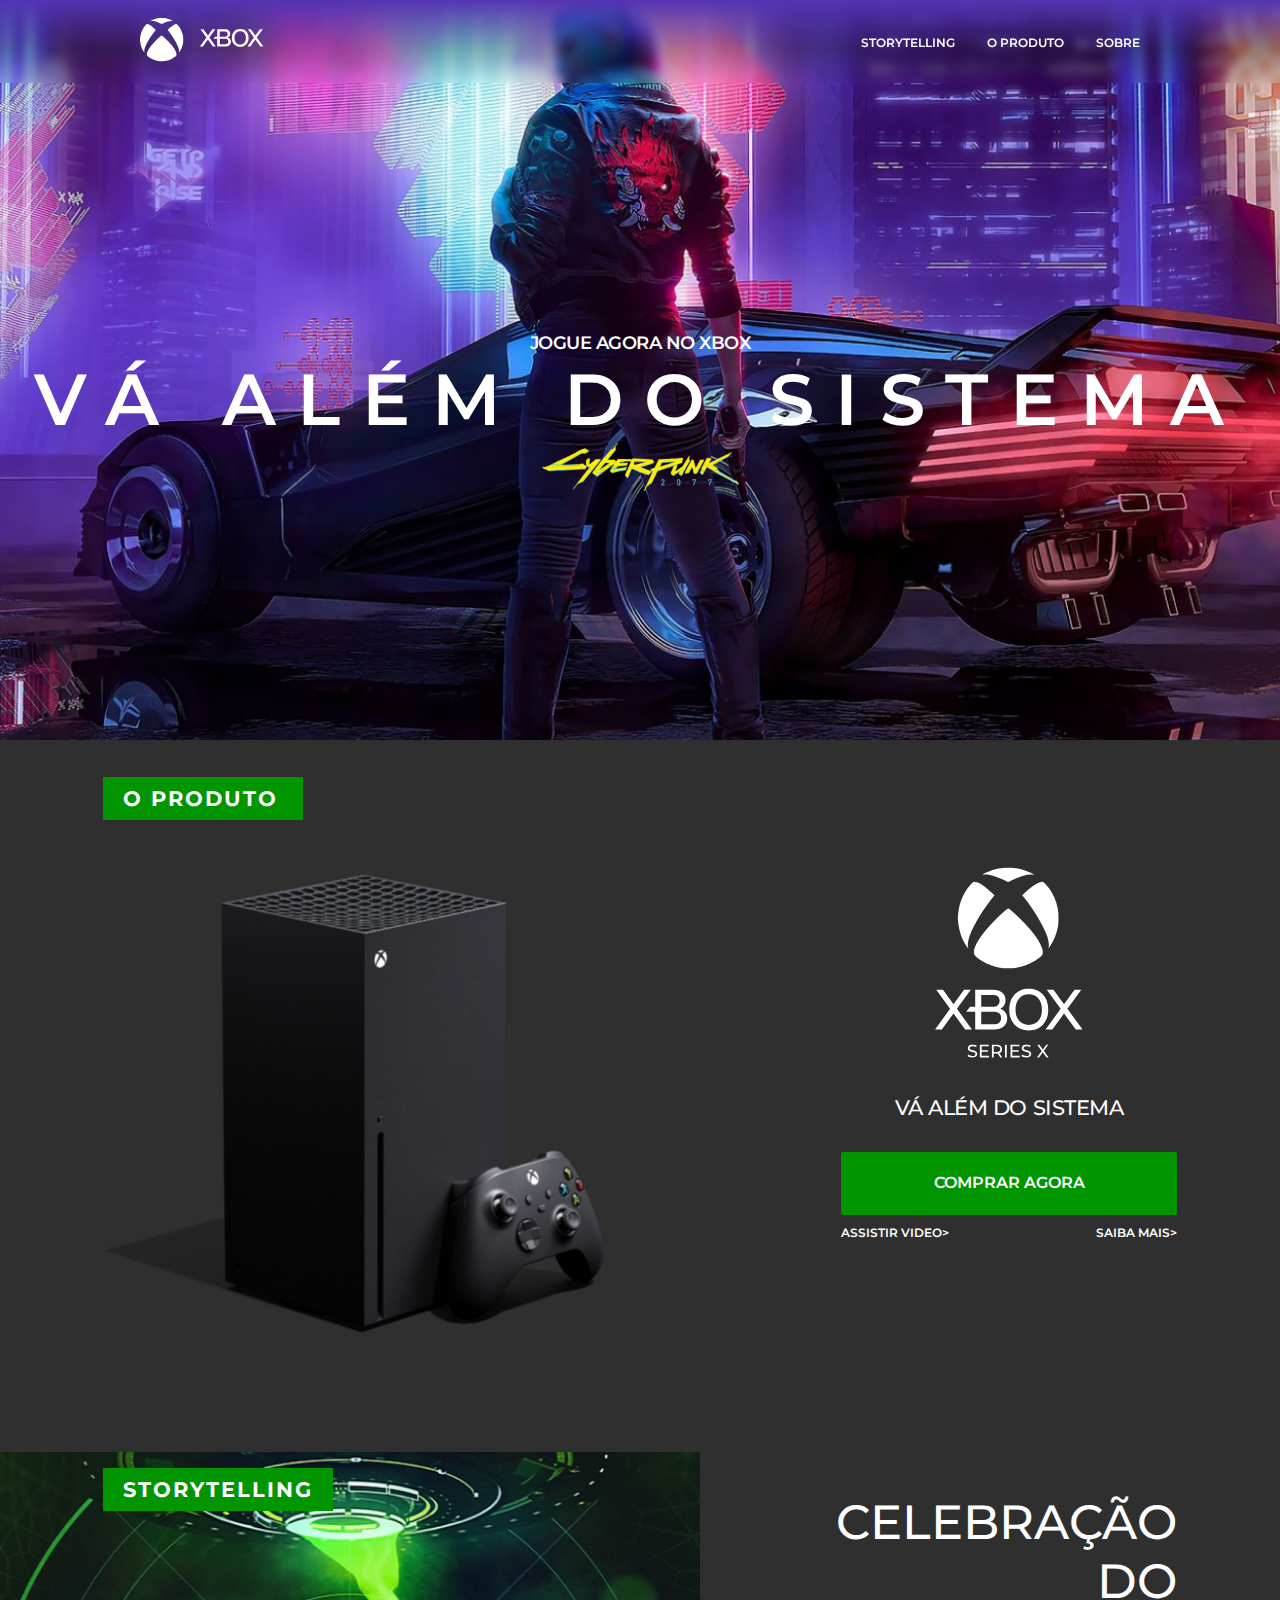
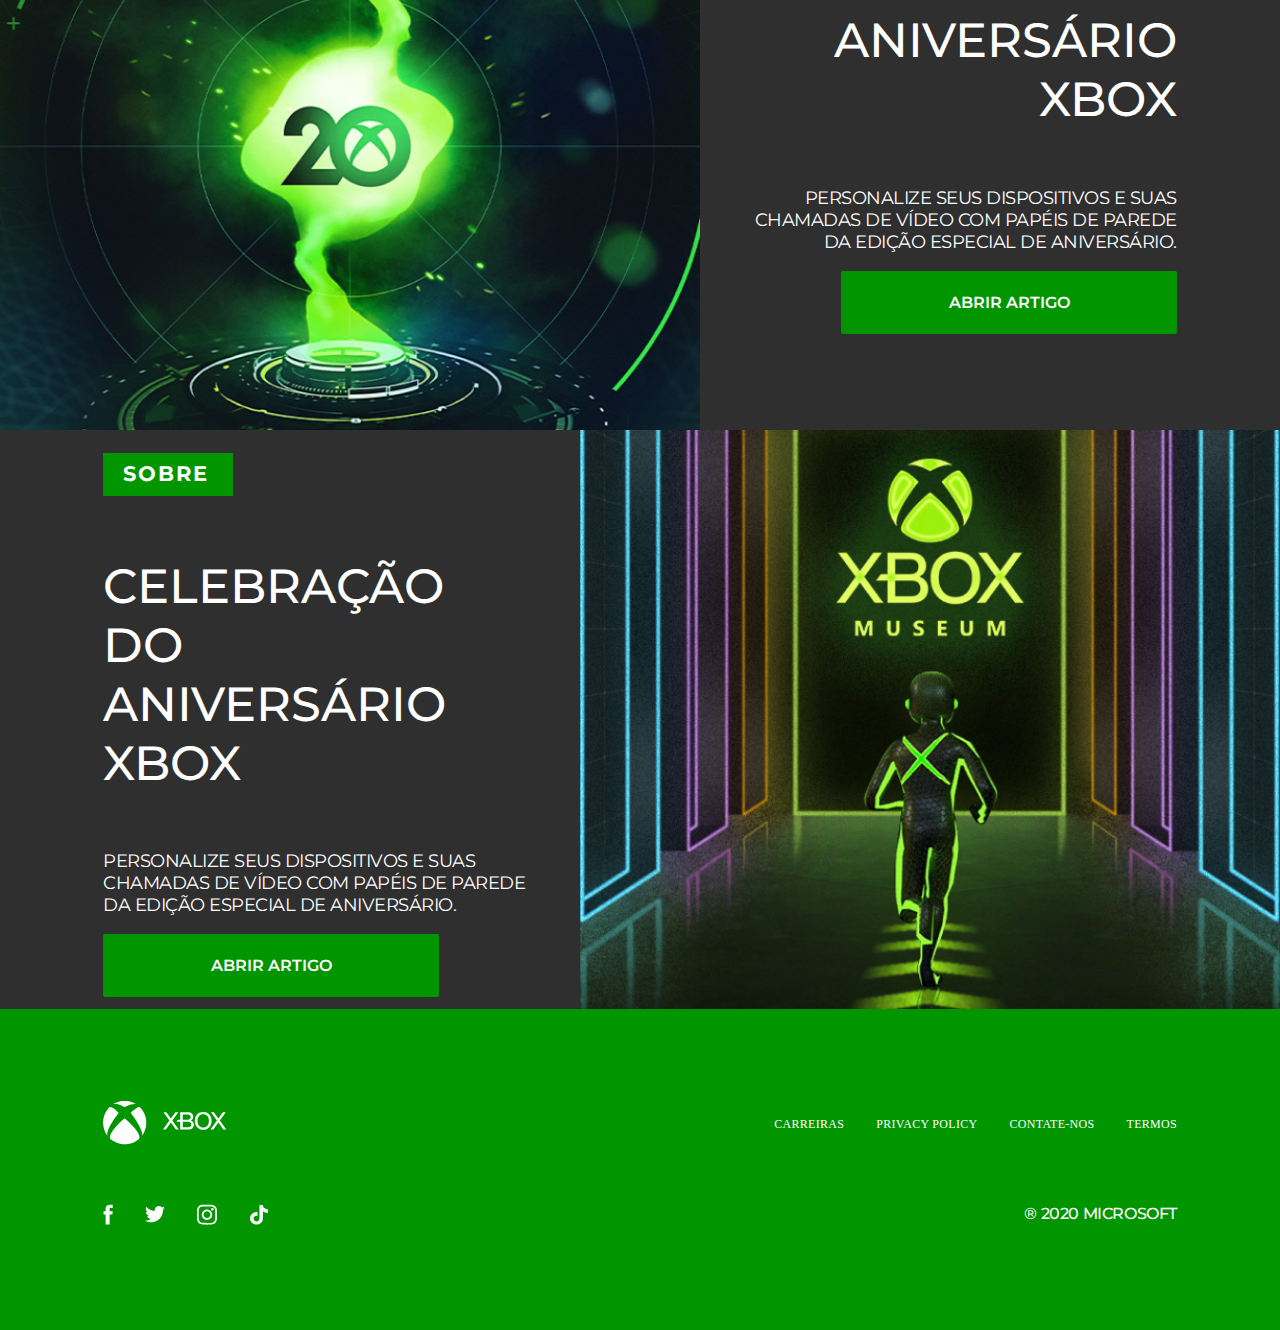
<file: index.html>
<!DOCTYPE html>
<html lang="pt-br">
<head>
    <meta charset="UTF-8">
    <meta http-equiv="X-UA-Compatible" content="IE=edge">
    <meta name="viewport" content="width=device-width, initial-scale=1.0">
    <title>Xbox - Home</title>
    <link rel="stylesheet" href="./css/index.css">
    <link rel="shortcut icon" href="./img/favicon.ico" type="image/x-icon" />
</head>
<body>
    <section id="intro">
        <header class="header-bg">
            <a href="/">
                <img src="./img/Xbox.svg" alt="">
            </a>
            <ul class="header-menu">
                <li><a href="#">Storytelling</a></li>
                <li><a href="#">O produto</a></li>
                <li><a href="#">Sobre</a></li>
            </ul>
        </header>
        <div class="introducao">
            <div class="introducao-bg">
                <p>Jogue agora no Xbox</p>
                <h2>Vá além do sistema</h2>
                <img src="./img/cyber.svg" alt="">
            </div>
        </div>
    </section>
    <section id="conteudo">
        <div class="conteudo-bg">
            <div class="produto">
                <p>O produto</p>
                <img src="./img/console.png" alt="">
            </div>
            <div class="series-x">
                <img src="./img/series.svg" alt="">
                <p>Vá além do sistema</p>
                <a class="btn" href="">Comprar agora</a>
                <div class="outros">
                    <a class="esq" href="">assistir video></a>
                    <a class="dir" href="">saiba mais></a>
                </div>
            </div>
        </div>
    </section>
    <section id="conteudo-dois">
        <div class="conteudo-dois">
            <div class="storytelling">
                <p>STORYTELLING</p>
                <img src="./img/vinte.png" alt="">
            </div>
            <div class="celebracao">
                <h2>celebração do aniversário xbox</h2>
                <p>Personalize seus dispositivos e suas chamadas de vídeo com papéis de parede da edição especial de aniversário.</p>
                <a class="btn" href="/">Abrir artigo</a>
            </div>
        </div>
    </section>
    <section id="conteudo-tres">
        <div class="conteudo-tres">
            <div class="celebracao-tres">
                <p class="badge">Sobre</p>
                <h2>celebração do aniversário xbox</h2>
                <p>Personalize seus dispositivos e suas chamadas de vídeo com papéis de parede da edição especial de aniversário.</p>
                <a class="btn" href="/">Abrir artigo</a>
            </div>
            <div class="sobre">
                <img src="./img/runner.png" alt="">
            </div>
        </div>
    </section>
    <section>
        <footer>
            <div> 
                <div class="rodape">
                    <img src="./img/Xbox.svg" alt="">
                    <ul class="footer-menu">
                        <li><a href="">Carreiras</a></li>
                        <li><a href="">Privacy policy</a></li>
                        <li><a href="">Contate-nos</a></li>
                        <li><a href="">Termos</a></li>
                    </ul>
                </div>
                <div class="sociais">
                    <div class="icones">
                        <img src="./img/facebook.svg" alt="">
                        <img src="./img/twitter.svg" alt="">
                        <img src="./img/insta.svg" alt="">
                        <img src="./img/tiktok.svg" alt="">
                    </div>
                    <p>® 2020 Microsoft</p>
                </div>
            </div>
        </footer>
    </section>
</body>
</html>
</file>
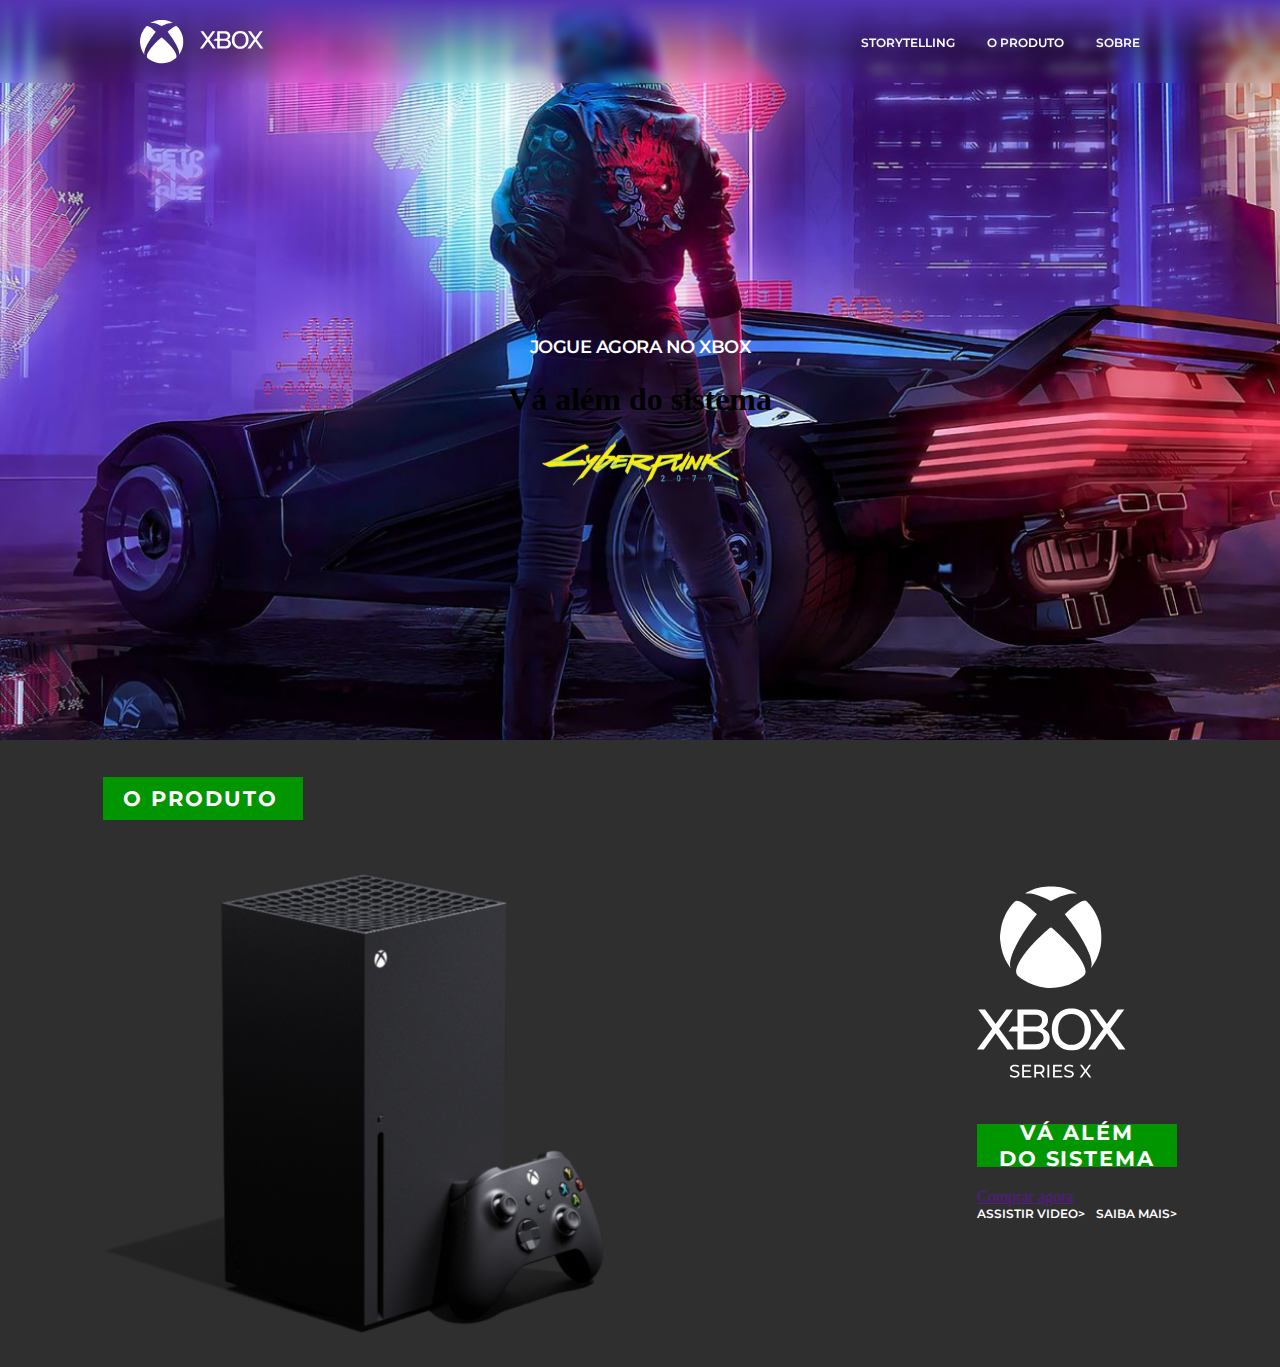
<file: html/index.html>
<!DOCTYPE html>
<html lang="pt-br">
<head>
    <meta charset="UTF-8">
    <meta http-equiv="X-UA-Compatible" content="IE=edge">
    <meta name="viewport" content="width=device-width, initial-scale=1.0">
    <title>Xbox</title>
    <link rel="stylesheet" href="/css/index.css">
</head>
<body>
    <section id="intro">
        <header class="header-bg">
            <img src="/img/Xbox.svg" alt="">
            <ul class="header-menu">
                <li><a href="/">Storytelling</a></li>
                <li><a href="/">O produto</a></li>
                <li><a href="/">Sobre</a></li>
            </ul>
        </header>
        <div class="introducao">
            <div class="introducao-bg">
                <p>Jogue agora no Xbox</p>
                <h1>Vá além do sistema</h1>
                <img src="/img/cyber.svg" alt="">
            </div>
        </div>
    </section>
    <section id="conteudo">
        <div class="conteudo-bg">
            <div class="produto">
                <p>O produto</p>
                <img src="/img/console.png" alt="">
            </div>
            <div class="produto">
                <img src="/img/series.svg" alt="">
                <p>Vá além do sistema</p>
                <a href="">Comprar agora</a>
                <div class="outros">
                    <a href="">assistir video></a>
                    <a href="">saiba mais></a>
                </div>
            </div>
        </div>
    </section>
</body>
</html>
</file>
<file: css/index.css>
@import url('https://fonts.googleapis.com/css2?family=Montserrat:wght@300;400;700&display=swap');
@import url('http://fonts.cdnfonts.com/css/nexa-bold');
@import './header.css';
@import './introducao.css';
@import './conteudo.css';
@import './conteudo-dois.css';
@import './conteudo-tres.css';
@import './footer.css';

html, body {
    padding: 0px;
    margin: 0;
}

body {
    background-color: #302f2f;
}

p {
    color: white;
}
</file>
